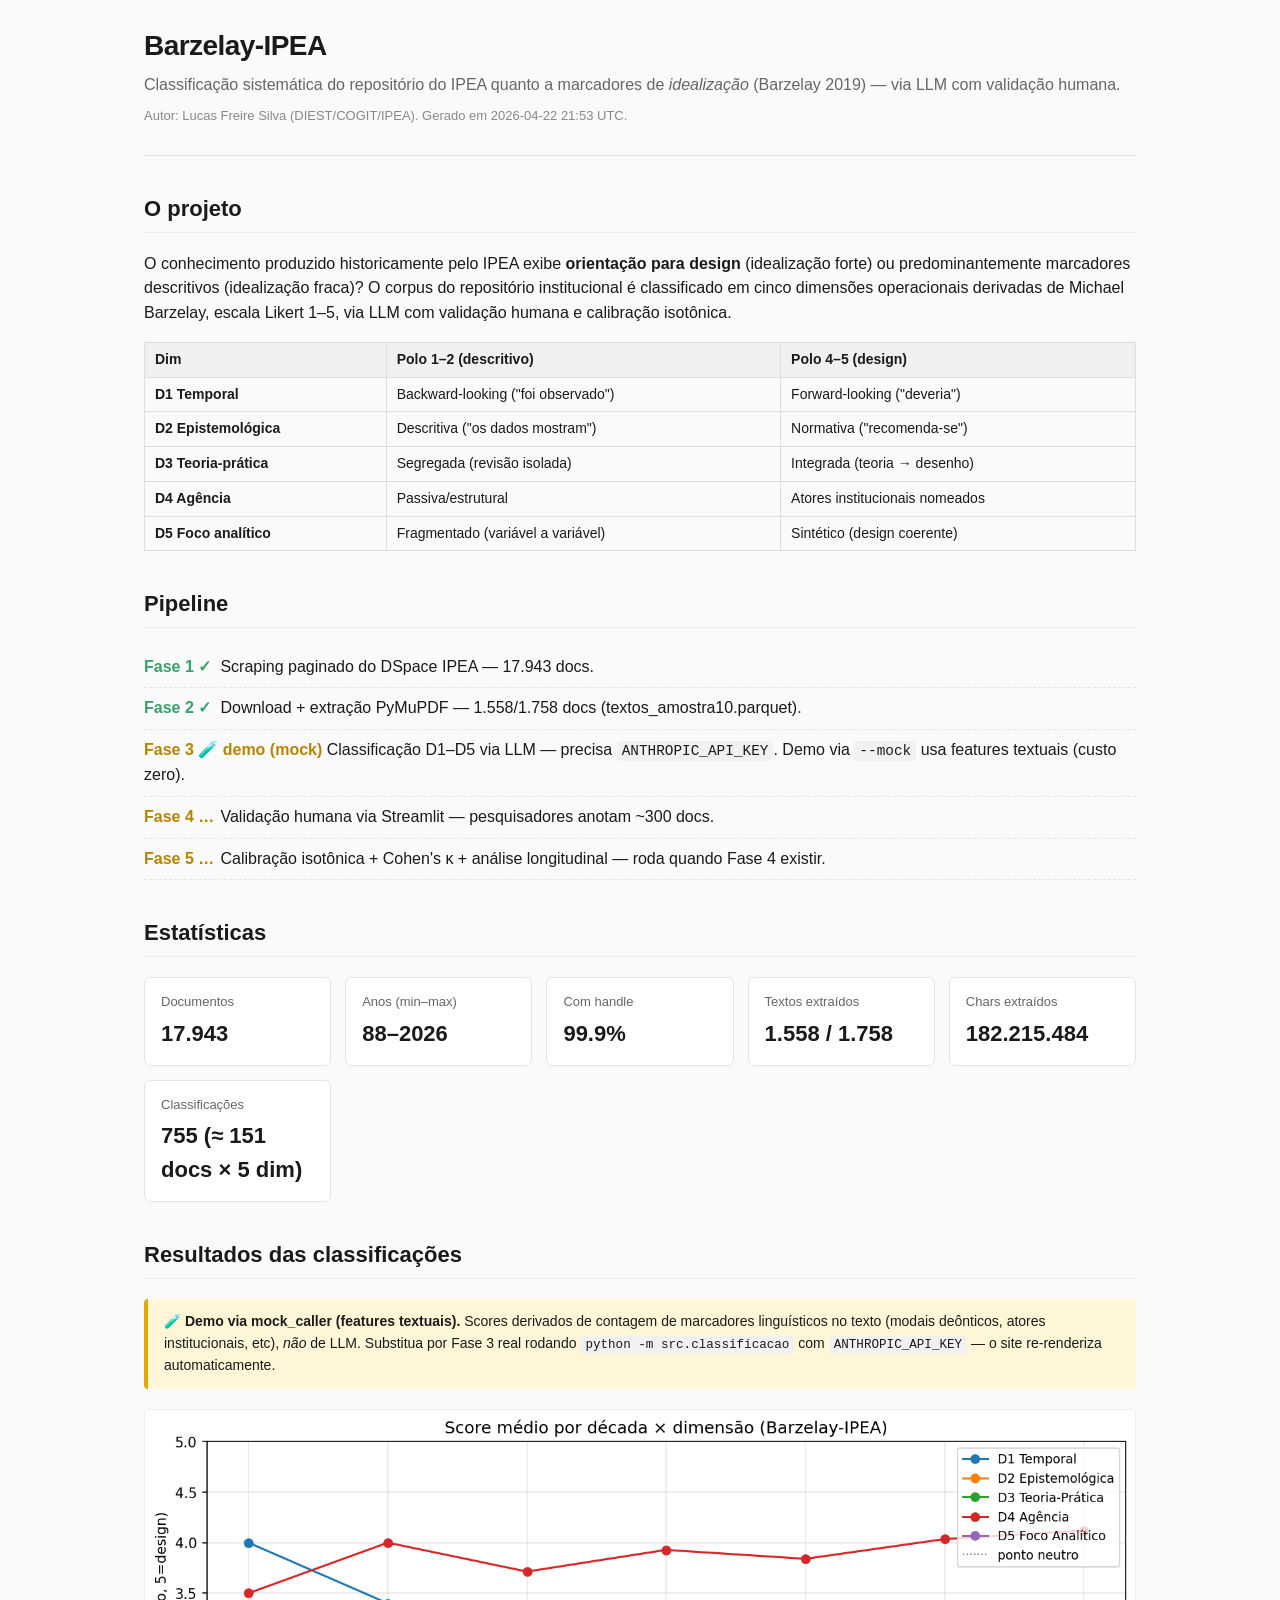
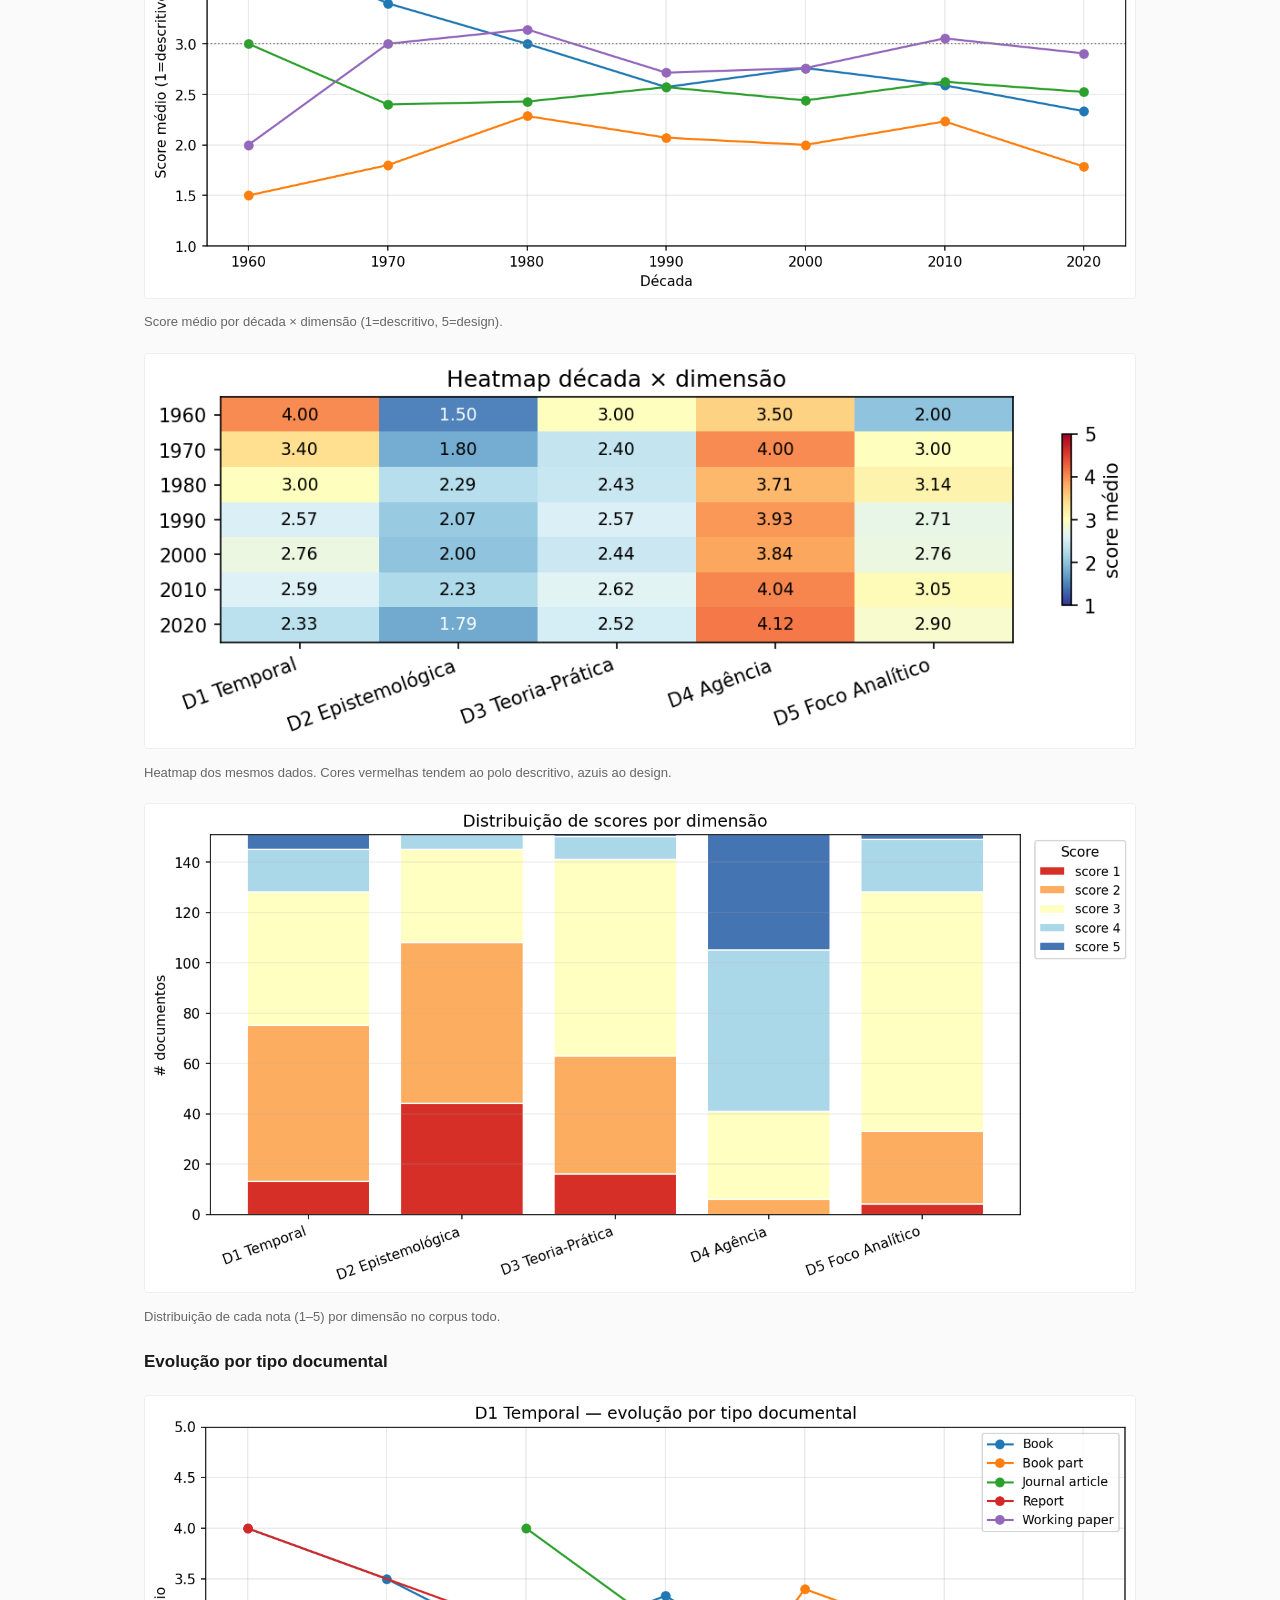
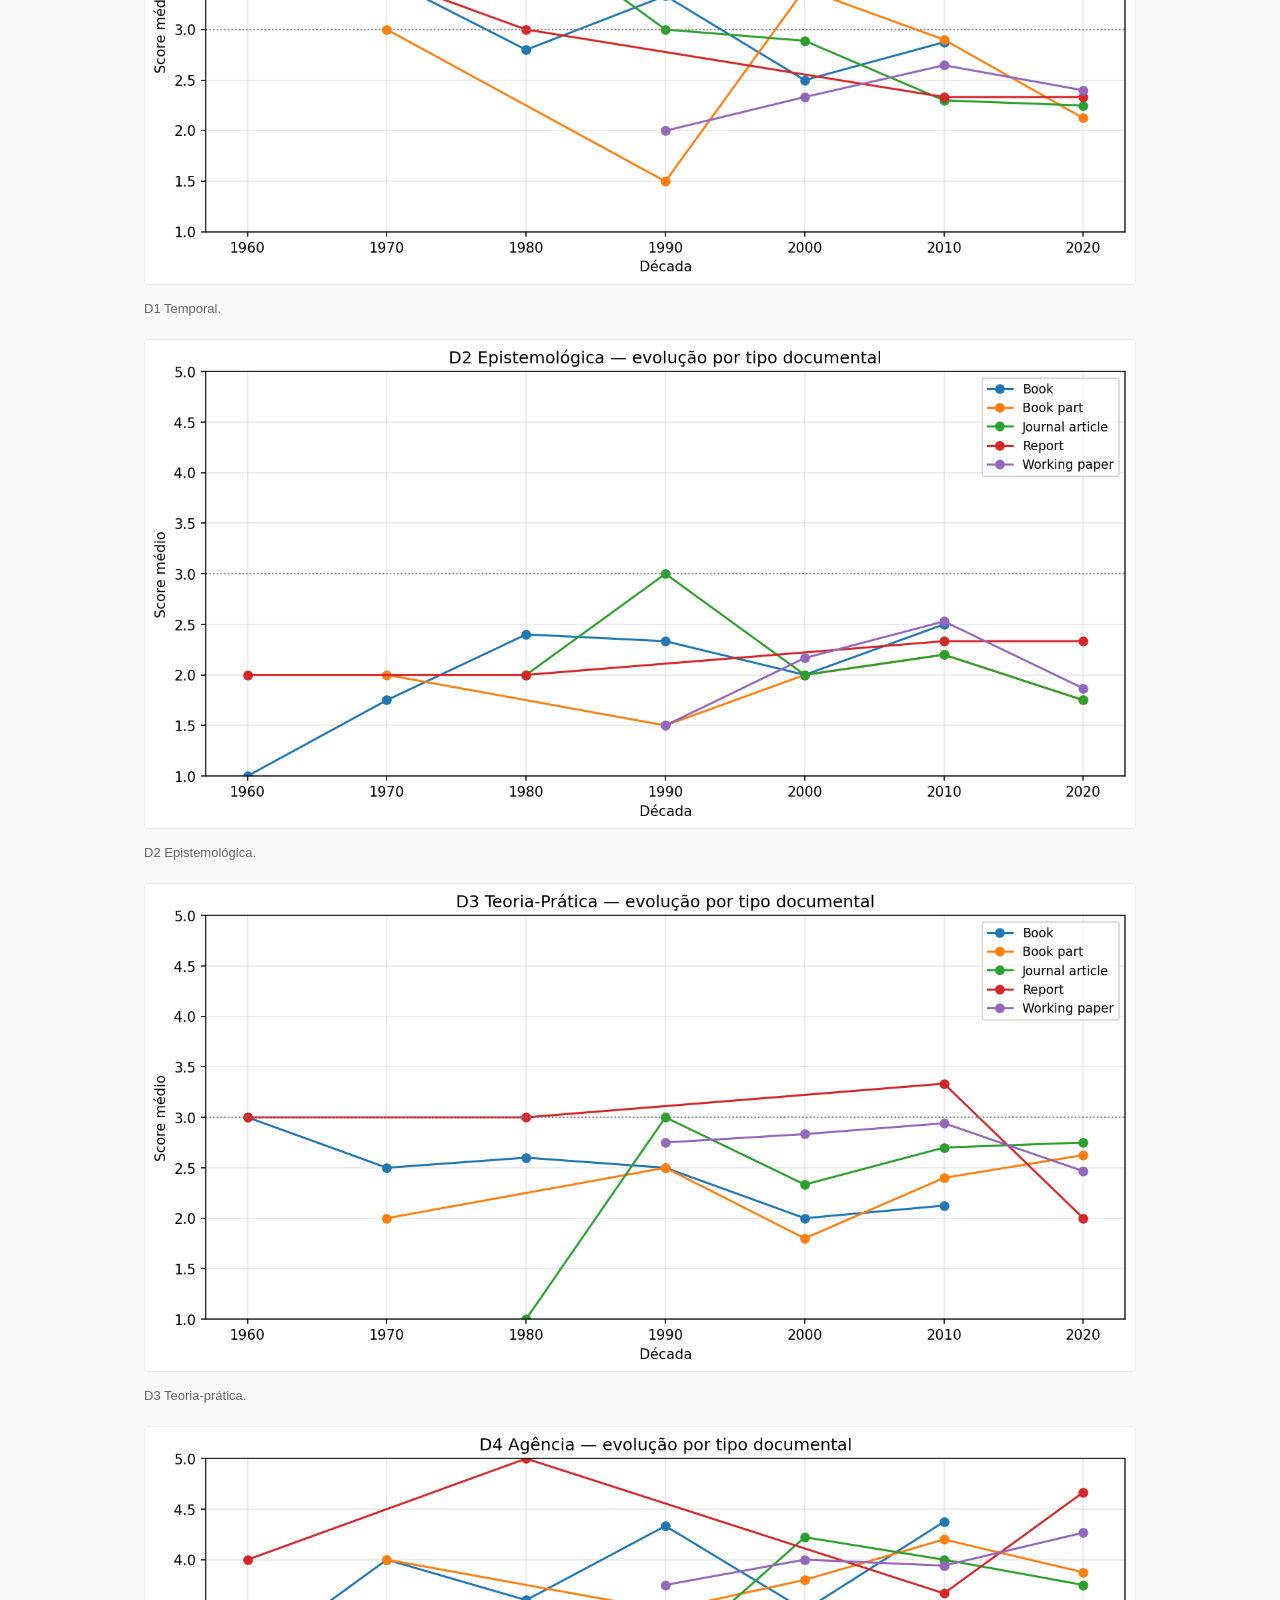
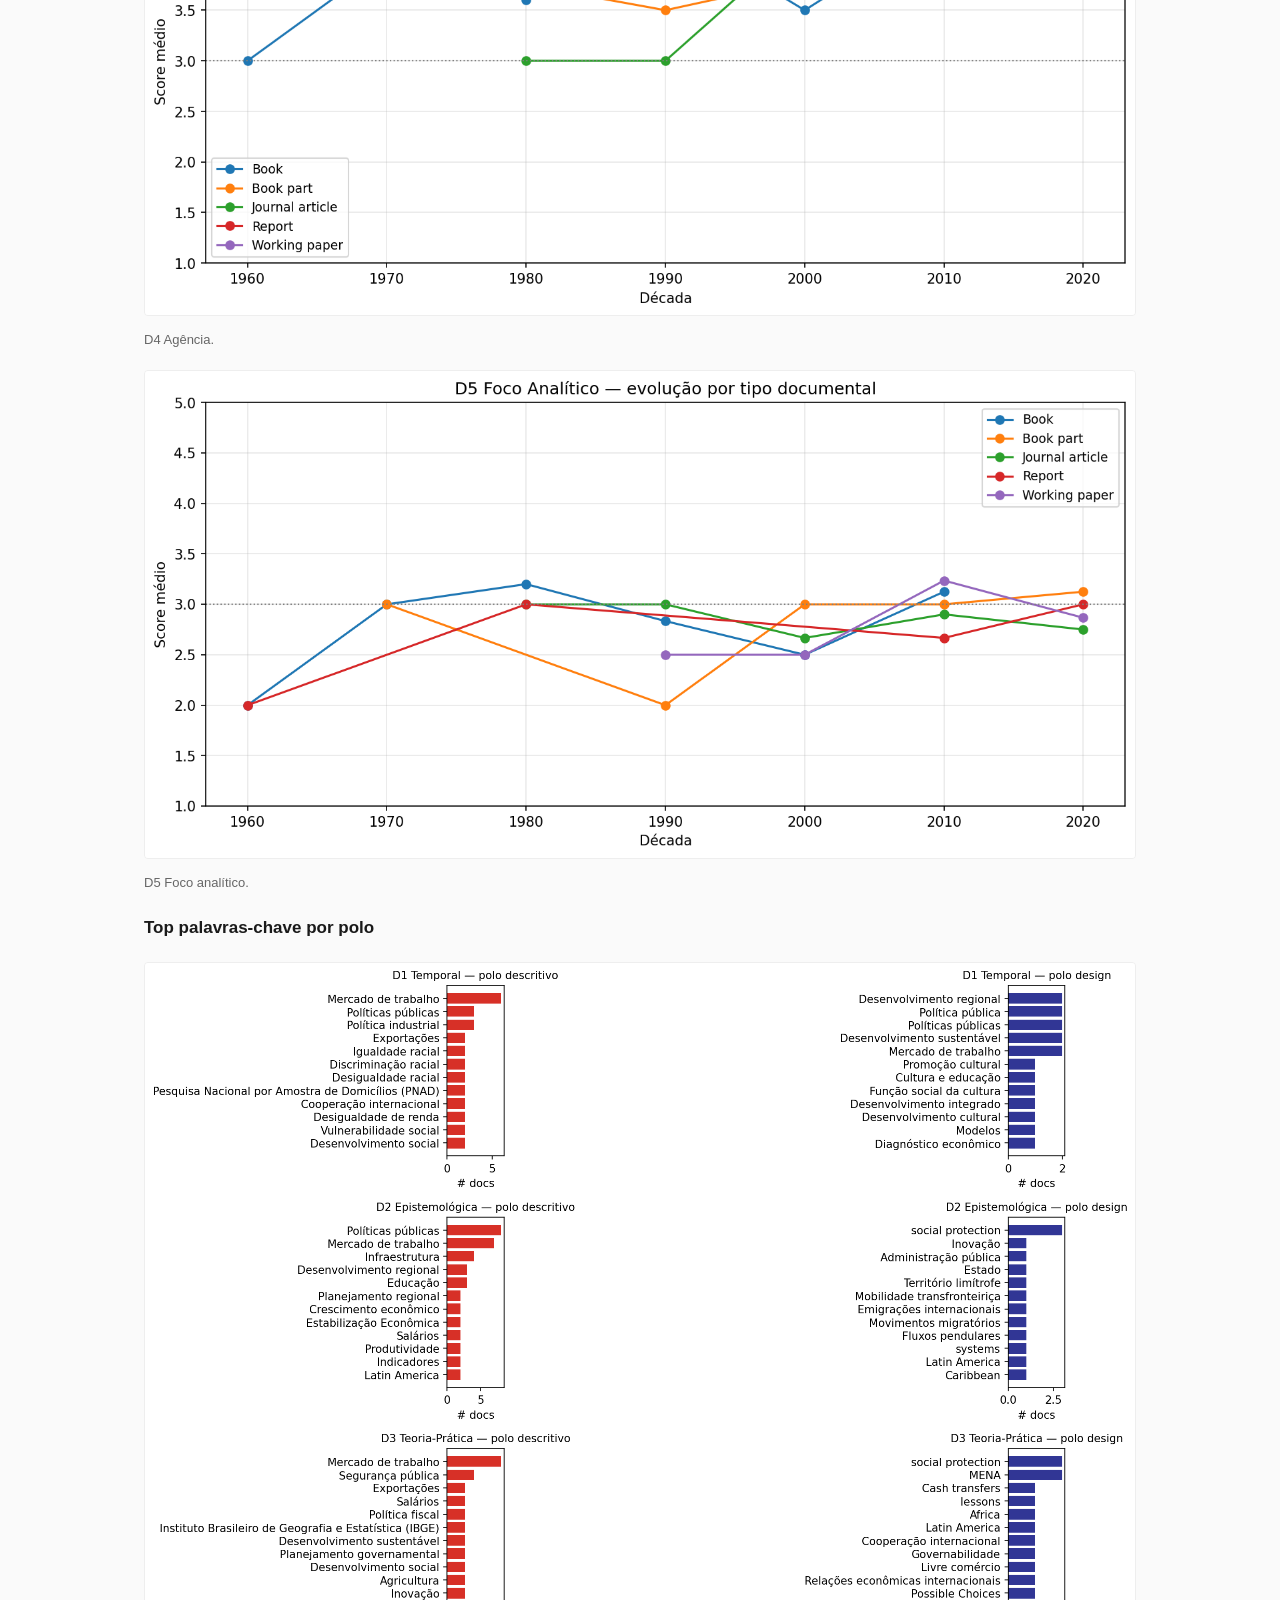
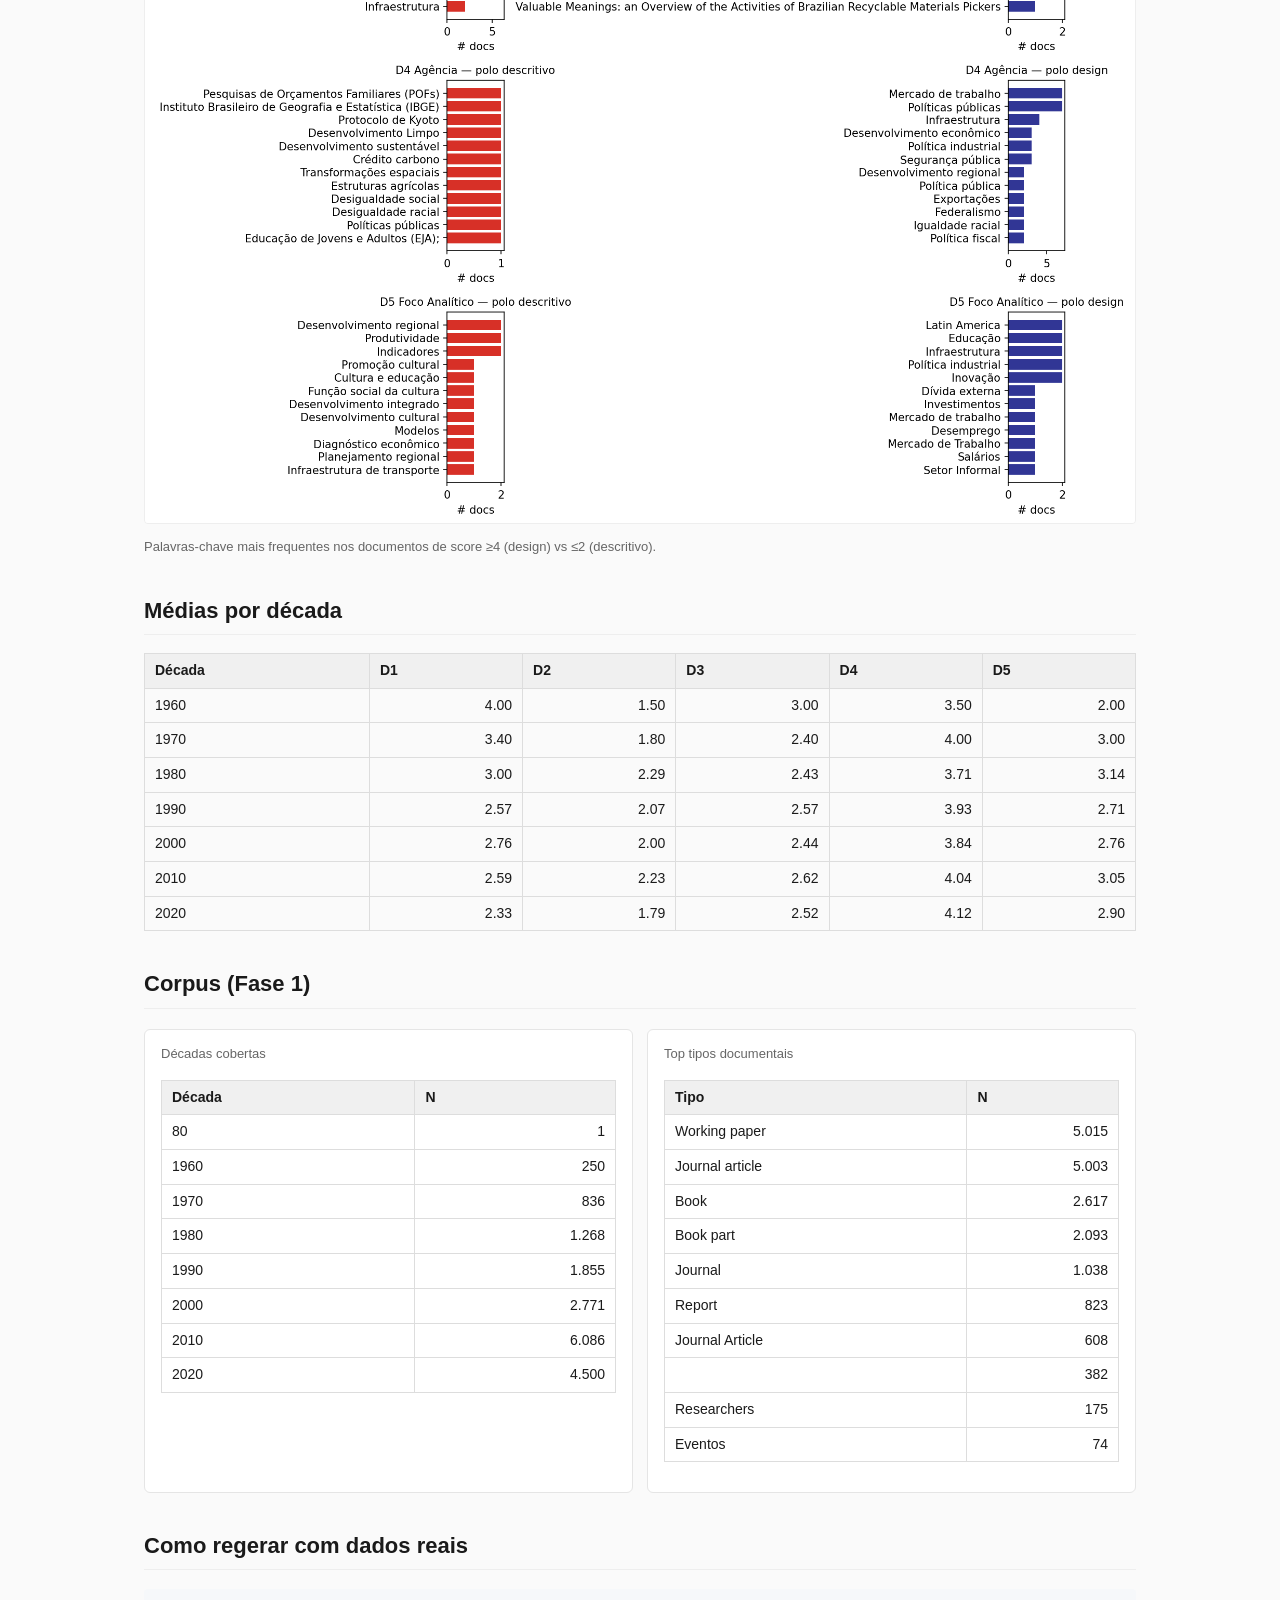
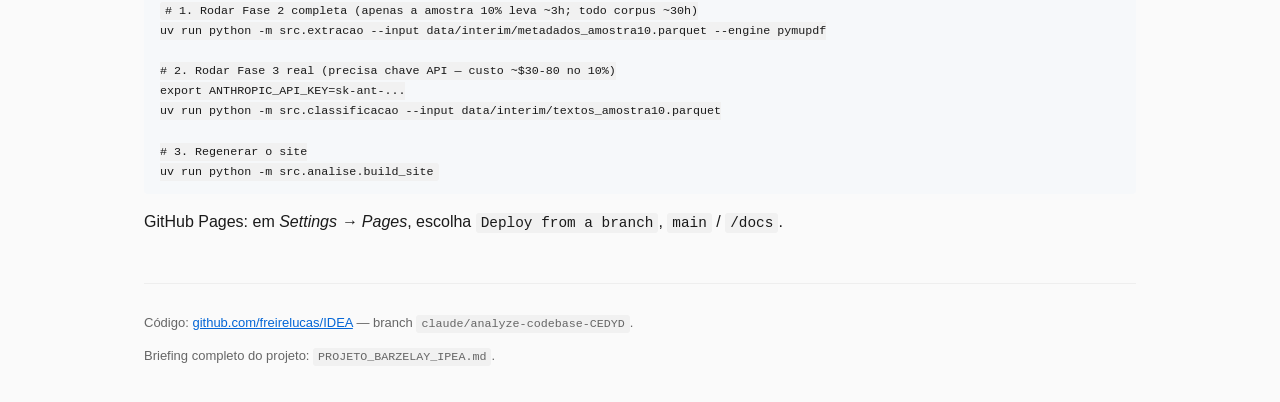
<file: docs/index.html>
<!DOCTYPE html>
<html lang="pt-BR">
<head>
<meta charset="utf-8">
<meta name="viewport" content="width=device-width, initial-scale=1">
<title>Barzelay-IPEA — Classificação de marcadores de idealização</title>
<link rel="stylesheet" href="style.css">
</head>
<body>
<div class="wrap">
<header>
  <h1>Barzelay-IPEA</h1>
  <p class="subtitle">Classificação sistemática do repositório do IPEA quanto a marcadores de <em>idealização</em> (Barzelay 2019) — via LLM com validação humana.</p>
  <p class="meta">Autor: Lucas Freire Silva (DIEST/COGIT/IPEA). Gerado em 2026-04-22 21:53 UTC.</p>
</header>

<section id="sobre">
  <h2>O projeto</h2>
  <p>O conhecimento produzido historicamente pelo IPEA exibe <strong>orientação para design</strong> (idealização forte) ou predominantemente marcadores descritivos (idealização fraca)? O corpus do repositório institucional é classificado em cinco dimensões operacionais derivadas de Michael Barzelay, escala Likert 1–5, via LLM com validação humana e calibração isotônica.</p>
  
    <table class="dims">
      <thead><tr><th>Dim</th><th>Polo 1–2 (descritivo)</th><th>Polo 4–5 (design)</th></tr></thead>
      <tbody>
        <tr><td>D1 Temporal</td><td>Backward-looking ("foi observado")</td><td>Forward-looking ("deveria")</td></tr>
        <tr><td>D2 Epistemológica</td><td>Descritiva ("os dados mostram")</td><td>Normativa ("recomenda-se")</td></tr>
        <tr><td>D3 Teoria-prática</td><td>Segregada (revisão isolada)</td><td>Integrada (teoria → desenho)</td></tr>
        <tr><td>D4 Agência</td><td>Passiva/estrutural</td><td>Atores institucionais nomeados</td></tr>
        <tr><td>D5 Foco analítico</td><td>Fragmentado (variável a variável)</td><td>Sintético (design coerente)</td></tr>
      </tbody>
    </table>
    
</section>

<section id="pipeline">
  <h2>Pipeline</h2>
  
    <ul class="pipeline">
      <li><span class="tag ok">Fase 1 ✓</span> Scraping paginado do DSpace IPEA — 17.943 docs.</li>
      <li><span class="tag ok">Fase 2 ✓</span>
        Download + extração PyMuPDF — 1.558/1.758 docs (textos_amostra10.parquet).</li>
      <li><span class="tag todo">Fase 3 🧪 demo (mock)</span>
        Classificação D1–D5 via LLM — precisa <code>ANTHROPIC_API_KEY</code>. Demo via <code>--mock</code> usa features textuais (custo zero).</li>
      <li><span class="tag todo">Fase 4 …</span> Validação humana via Streamlit — pesquisadores anotam ~300 docs.</li>
      <li><span class="tag todo">Fase 5 …</span> Calibração isotônica + Cohen's κ + análise longitudinal — roda quando Fase 4 existir.</li>
    </ul>
    
</section>

<section id="kpis">
  <h2>Estatísticas</h2>
  <div class="kpi-grid"><div class="kpi"><div class="label">Documentos</div><div class="value">17.943</div></div><div class="kpi"><div class="label">Anos (min–max)</div><div class="value">88–2026</div></div><div class="kpi"><div class="label">Com handle</div><div class="value">99.9%</div></div><div class="kpi"><div class="label">Textos extraídos</div><div class="value">1.558 / 1.758</div></div><div class="kpi"><div class="label">Chars extraídos</div><div class="value">182.215.484</div></div><div class="kpi"><div class="label">Classificações</div><div class="value">755 (≈ 151 docs × 5 dim)</div></div></div>
</section>

<section id="classificacoes">
  <h2>Resultados das classificações</h2>
  <div class="banner">🧪 <strong>Demo via mock_caller (features textuais).</strong> Scores derivados de contagem de marcadores linguísticos no texto (modais deônticos, atores institucionais, etc), <em>não</em> de LLM. Substitua por Fase 3 real rodando <code>python -m src.classificacao</code> com <code>ANTHROPIC_API_KEY</code> — o site re-renderiza automaticamente.</div>
  <figure>
    <img src="figures/01_media_por_decada.png" alt="Média por década × dimensão">
    <figcaption>Score médio por década × dimensão (1=descritivo, 5=design).</figcaption>
  </figure>
  <figure>
    <img src="figures/02_heatmap_decada_dim.png" alt="Heatmap década × dimensão">
    <figcaption>Heatmap dos mesmos dados. Cores vermelhas tendem ao polo descritivo, azuis ao design.</figcaption>
  </figure>
  <figure>
    <img src="figures/03_distribuicao_scores.png" alt="Distribuição de scores">
    <figcaption>Distribuição de cada nota (1–5) por dimensão no corpus todo.</figcaption>
  </figure>
  <h3>Evolução por tipo documental</h3>
  <figure><img src="figures/04_tipo_D1.png" alt="D1 por tipo"><figcaption>D1 Temporal.</figcaption></figure>
  <figure><img src="figures/04_tipo_D2.png" alt="D2 por tipo"><figcaption>D2 Epistemológica.</figcaption></figure>
  <figure><img src="figures/04_tipo_D3.png" alt="D3 por tipo"><figcaption>D3 Teoria-prática.</figcaption></figure>
  <figure><img src="figures/04_tipo_D4.png" alt="D4 por tipo"><figcaption>D4 Agência.</figcaption></figure>
  <figure><img src="figures/04_tipo_D5.png" alt="D5 por tipo"><figcaption>D5 Foco analítico.</figcaption></figure>
  <h3>Top palavras-chave por polo</h3>
  <figure>
    <img src="figures/05_palavras_polo.png" alt="Palavras-chave por polo">
    <figcaption>Palavras-chave mais frequentes nos documentos de score ≥4 (design) vs ≤2 (descritivo).</figcaption>
  </figure>
</section>

<section id="medias">
  <h2>Médias por década</h2>
  <table>
    <thead><tr><th>Década</th><th>D1</th><th>D2</th><th>D3</th><th>D4</th><th>D5</th></tr></thead>
    <tbody>
    <tr><td>1960</td><td class='num'>4.00</td><td class='num'>1.50</td><td class='num'>3.00</td><td class='num'>3.50</td><td class='num'>2.00</td></tr>
<tr><td>1970</td><td class='num'>3.40</td><td class='num'>1.80</td><td class='num'>2.40</td><td class='num'>4.00</td><td class='num'>3.00</td></tr>
<tr><td>1980</td><td class='num'>3.00</td><td class='num'>2.29</td><td class='num'>2.43</td><td class='num'>3.71</td><td class='num'>3.14</td></tr>
<tr><td>1990</td><td class='num'>2.57</td><td class='num'>2.07</td><td class='num'>2.57</td><td class='num'>3.93</td><td class='num'>2.71</td></tr>
<tr><td>2000</td><td class='num'>2.76</td><td class='num'>2.00</td><td class='num'>2.44</td><td class='num'>3.84</td><td class='num'>2.76</td></tr>
<tr><td>2010</td><td class='num'>2.59</td><td class='num'>2.23</td><td class='num'>2.62</td><td class='num'>4.04</td><td class='num'>3.05</td></tr>
<tr><td>2020</td><td class='num'>2.33</td><td class='num'>1.79</td><td class='num'>2.52</td><td class='num'>4.12</td><td class='num'>2.90</td></tr>

    </tbody>
  </table>
</section>

<section id="corpus">
  <h2>Corpus (Fase 1)</h2>
  <div class="kpi-grid">
    <div class="kpi"><div class="label">Décadas cobertas</div>
      <table><thead><tr><th>Década</th><th>N</th></tr></thead><tbody><tr><td>80</td><td class='num'>1</td></tr>
<tr><td>1960</td><td class='num'>250</td></tr>
<tr><td>1970</td><td class='num'>836</td></tr>
<tr><td>1980</td><td class='num'>1.268</td></tr>
<tr><td>1990</td><td class='num'>1.855</td></tr>
<tr><td>2000</td><td class='num'>2.771</td></tr>
<tr><td>2010</td><td class='num'>6.086</td></tr>
<tr><td>2020</td><td class='num'>4.500</td></tr></tbody></table>
    </div>
    <div class="kpi"><div class="label">Top tipos documentais</div>
      <table><thead><tr><th>Tipo</th><th>N</th></tr></thead><tbody><tr><td>Working paper</td><td class='num'>5.015</td></tr>
<tr><td>Journal article</td><td class='num'>5.003</td></tr>
<tr><td>Book</td><td class='num'>2.617</td></tr>
<tr><td>Book part</td><td class='num'>2.093</td></tr>
<tr><td>Journal</td><td class='num'>1.038</td></tr>
<tr><td>Report</td><td class='num'>823</td></tr>
<tr><td>Journal Article</td><td class='num'>608</td></tr>
<tr><td></td><td class='num'>382</td></tr>
<tr><td>Researchers</td><td class='num'>175</td></tr>
<tr><td>Eventos</td><td class='num'>74</td></tr></tbody></table>
    </div>
  </div>
</section>

<section id="como-rodar">
  <h2>Como regerar com dados reais</h2>
  <pre><code># 1. Rodar Fase 2 completa (apenas a amostra 10% leva ~3h; todo corpus ~30h)
uv run python -m src.extracao --input data/interim/metadados_amostra10.parquet --engine pymupdf

# 2. Rodar Fase 3 real (precisa chave API — custo ~$30-80 no 10%)
export ANTHROPIC_API_KEY=sk-ant-...
uv run python -m src.classificacao --input data/interim/textos_amostra10.parquet

# 3. Regenerar o site
uv run python -m src.analise.build_site</code></pre>
  <p>GitHub Pages: em <em>Settings → Pages</em>, escolha <code>Deploy from a branch</code>, <code>main</code> / <code>/docs</code>.</p>
</section>

<footer>
  <p>Código: <a href="https://github.com/freirelucas/IDEA">github.com/freirelucas/IDEA</a> — branch <code>claude/analyze-codebase-CEDYD</code>.</p>
  <p>Briefing completo do projeto: <code>PROJETO_BARZELAY_IPEA.md</code>.</p>
</footer>

</div>
</body>
</html>
</file>
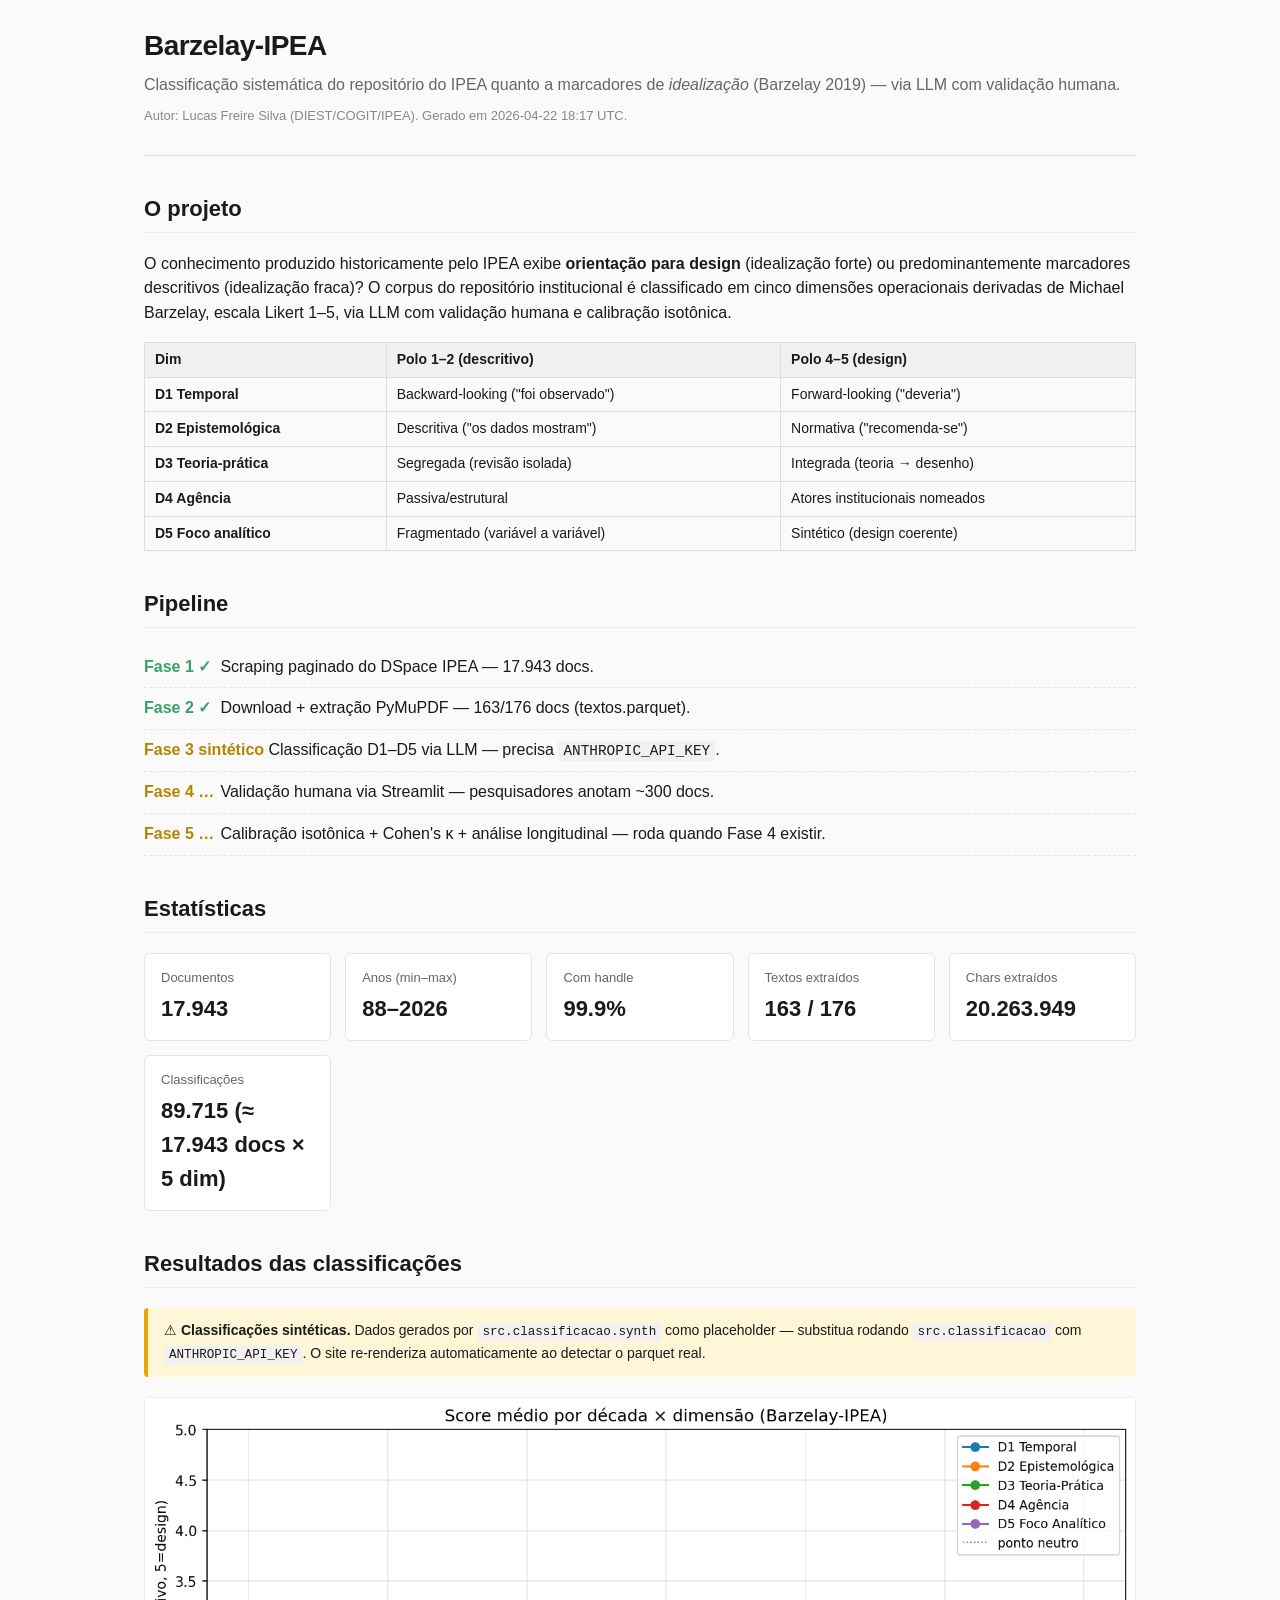
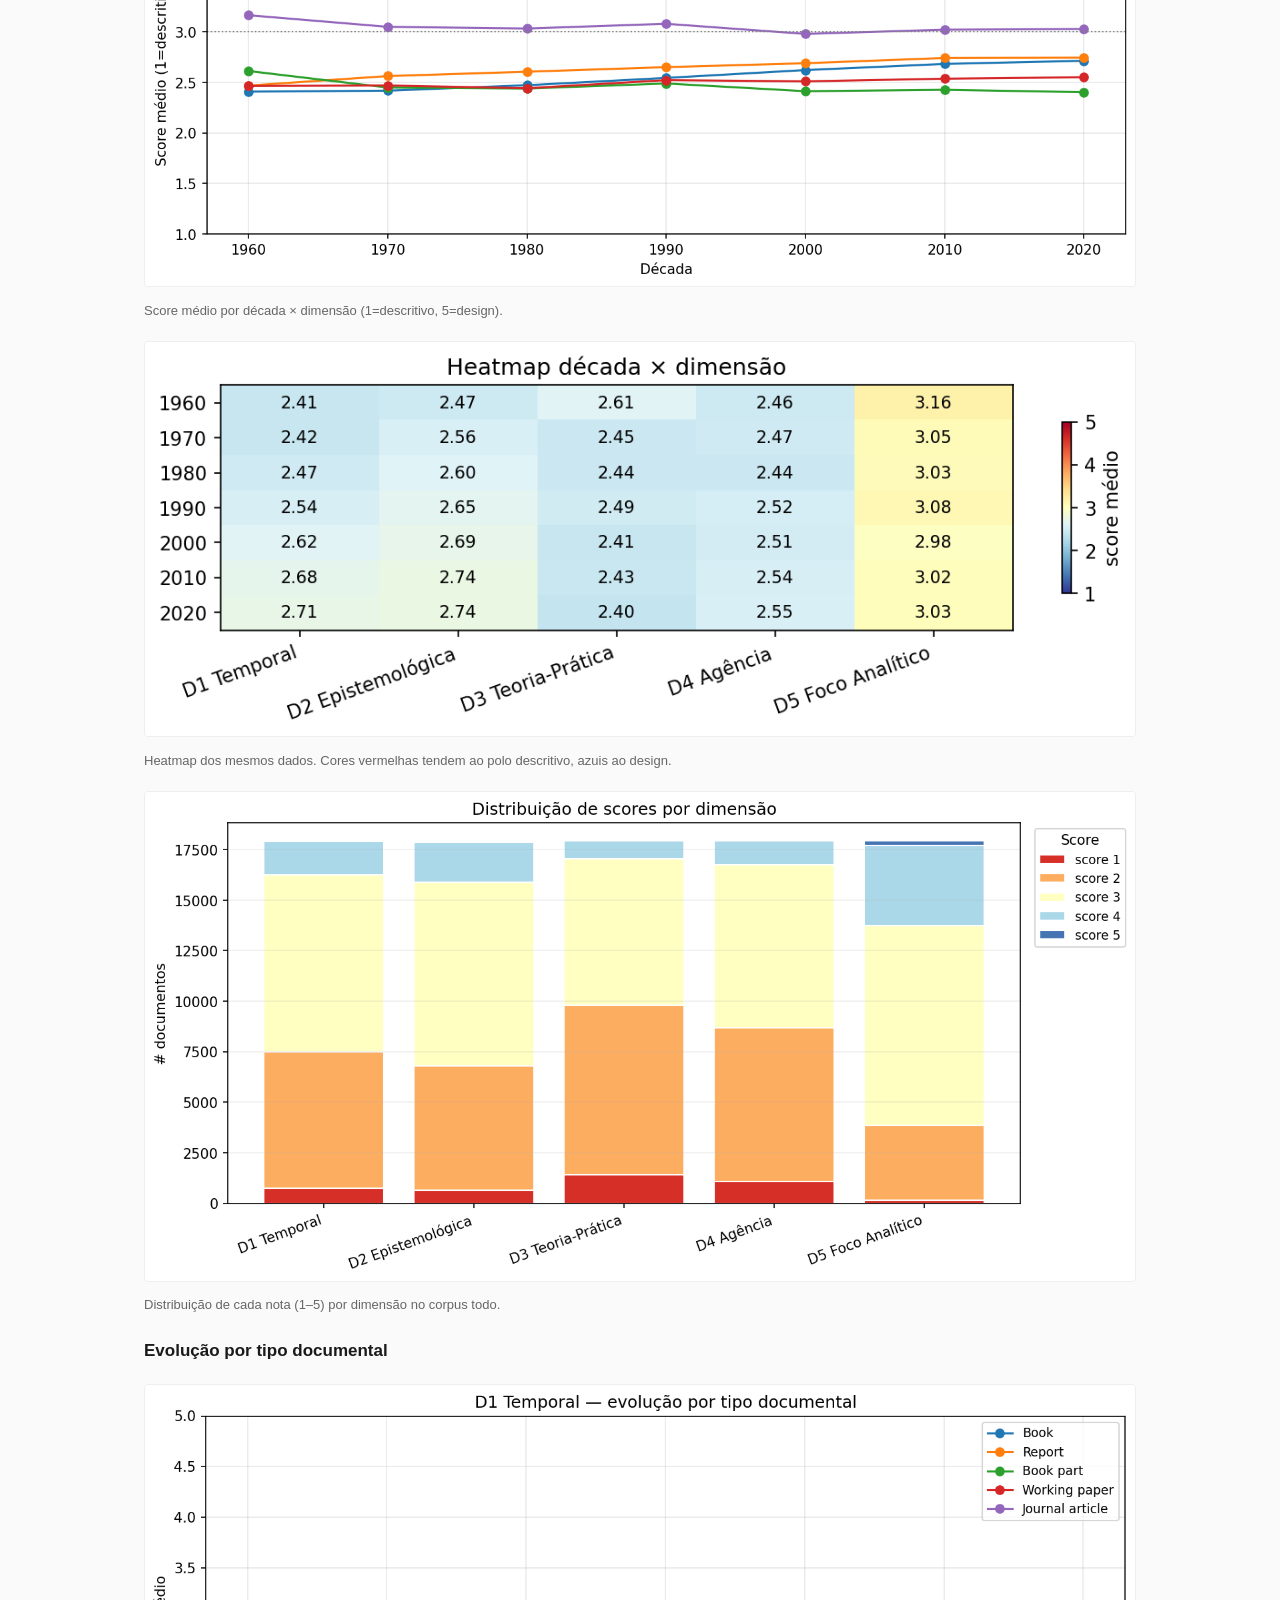
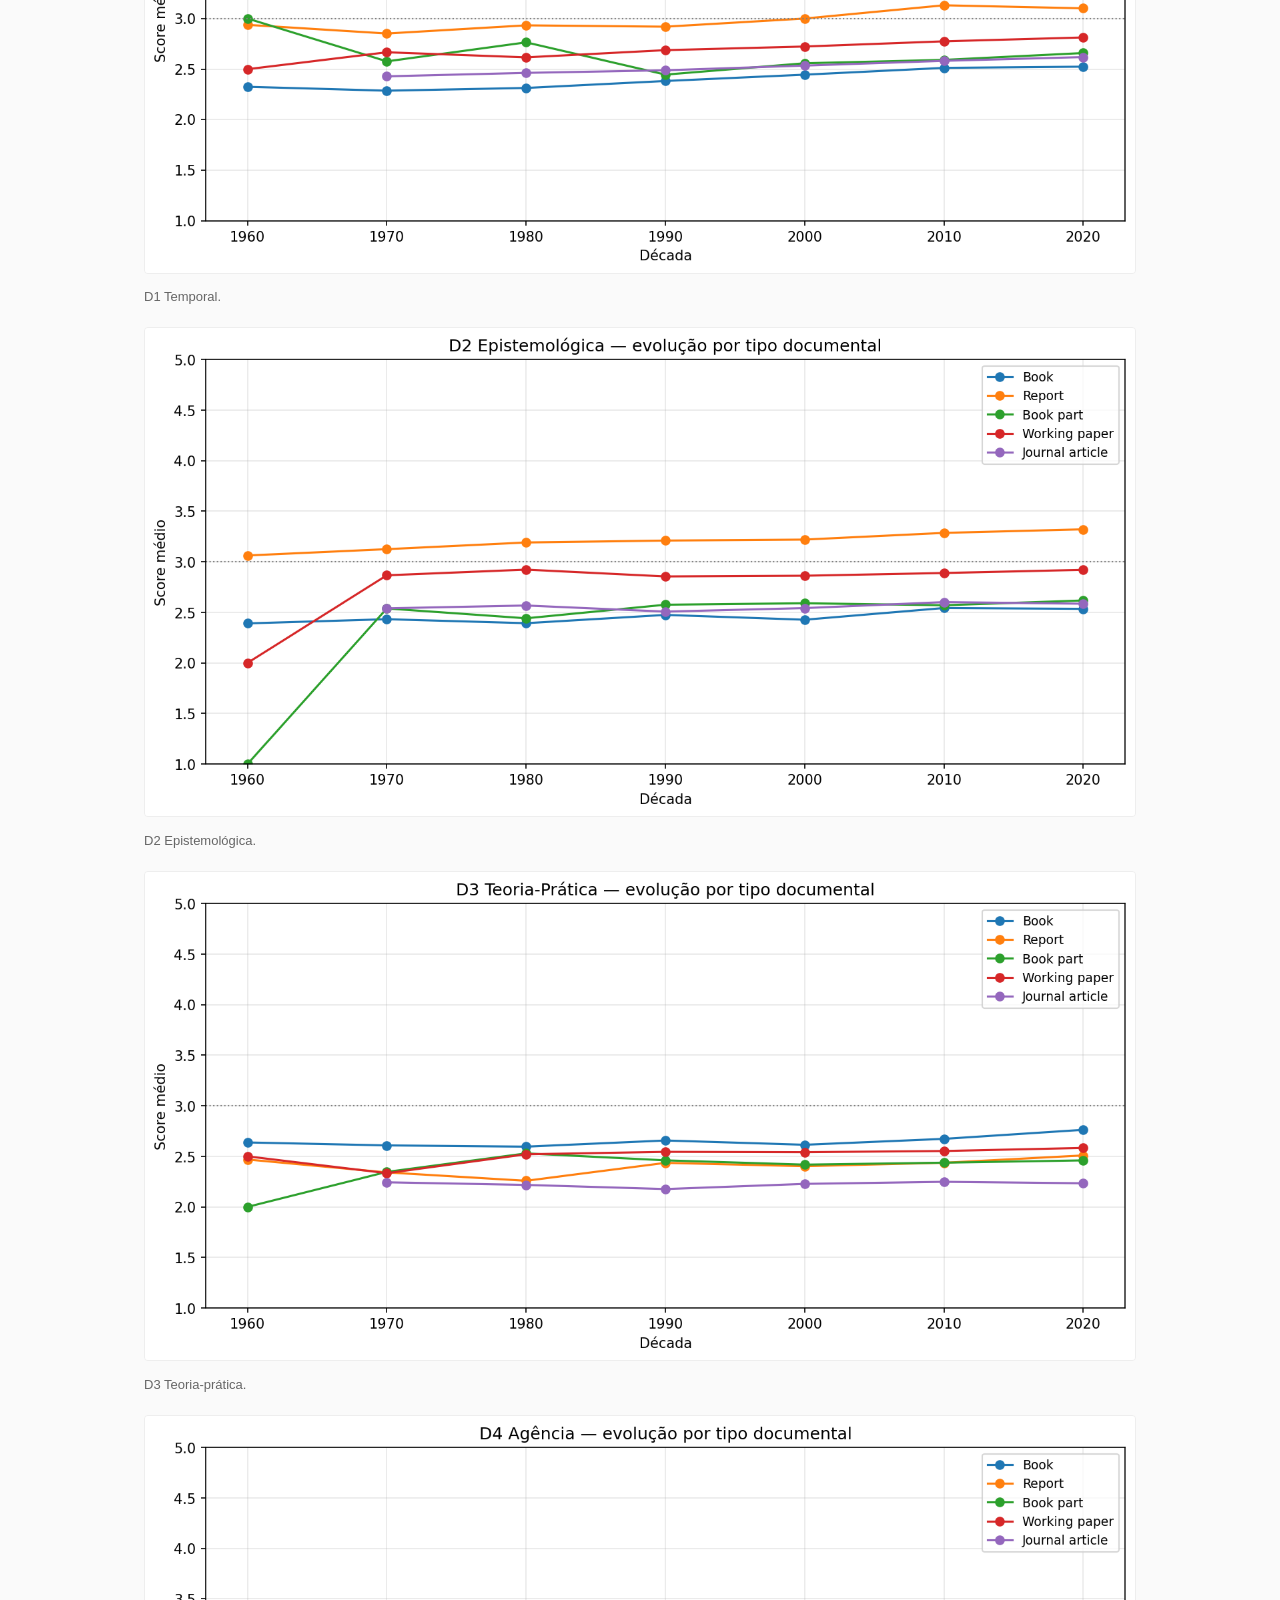
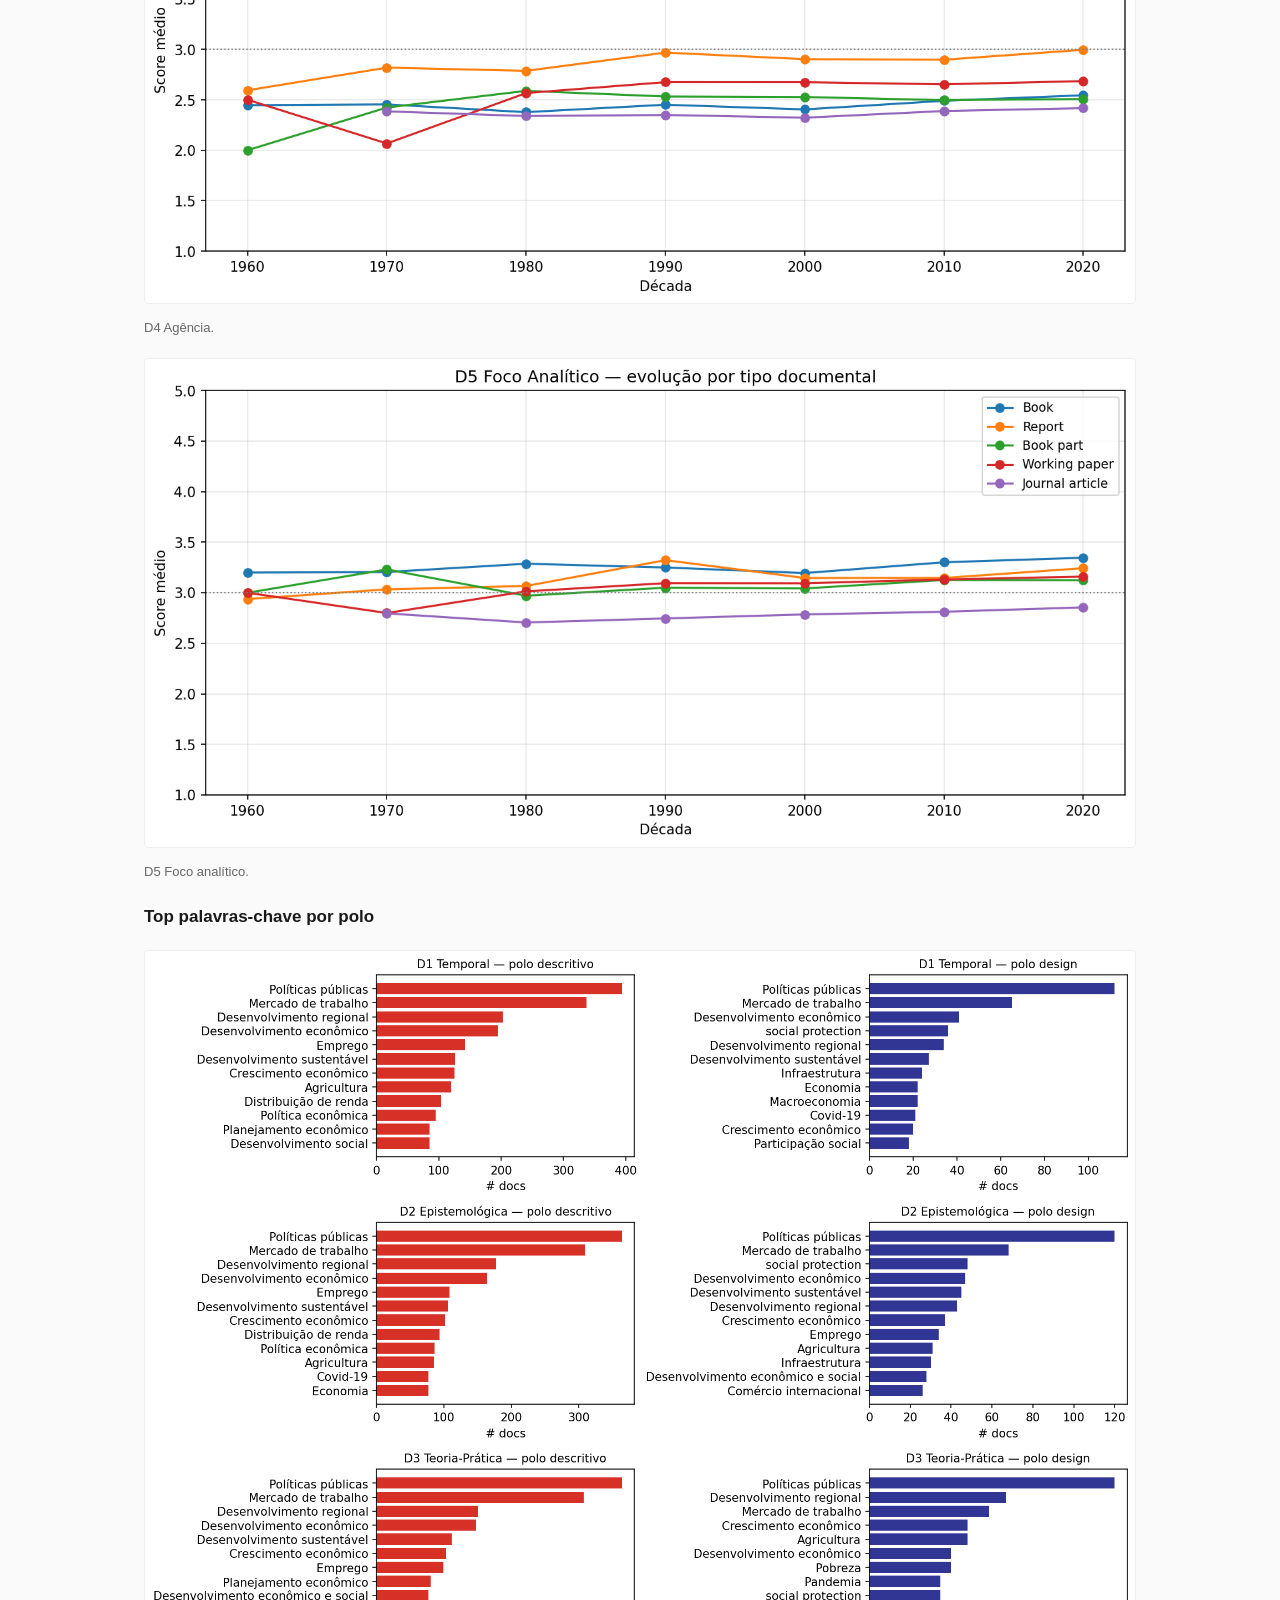
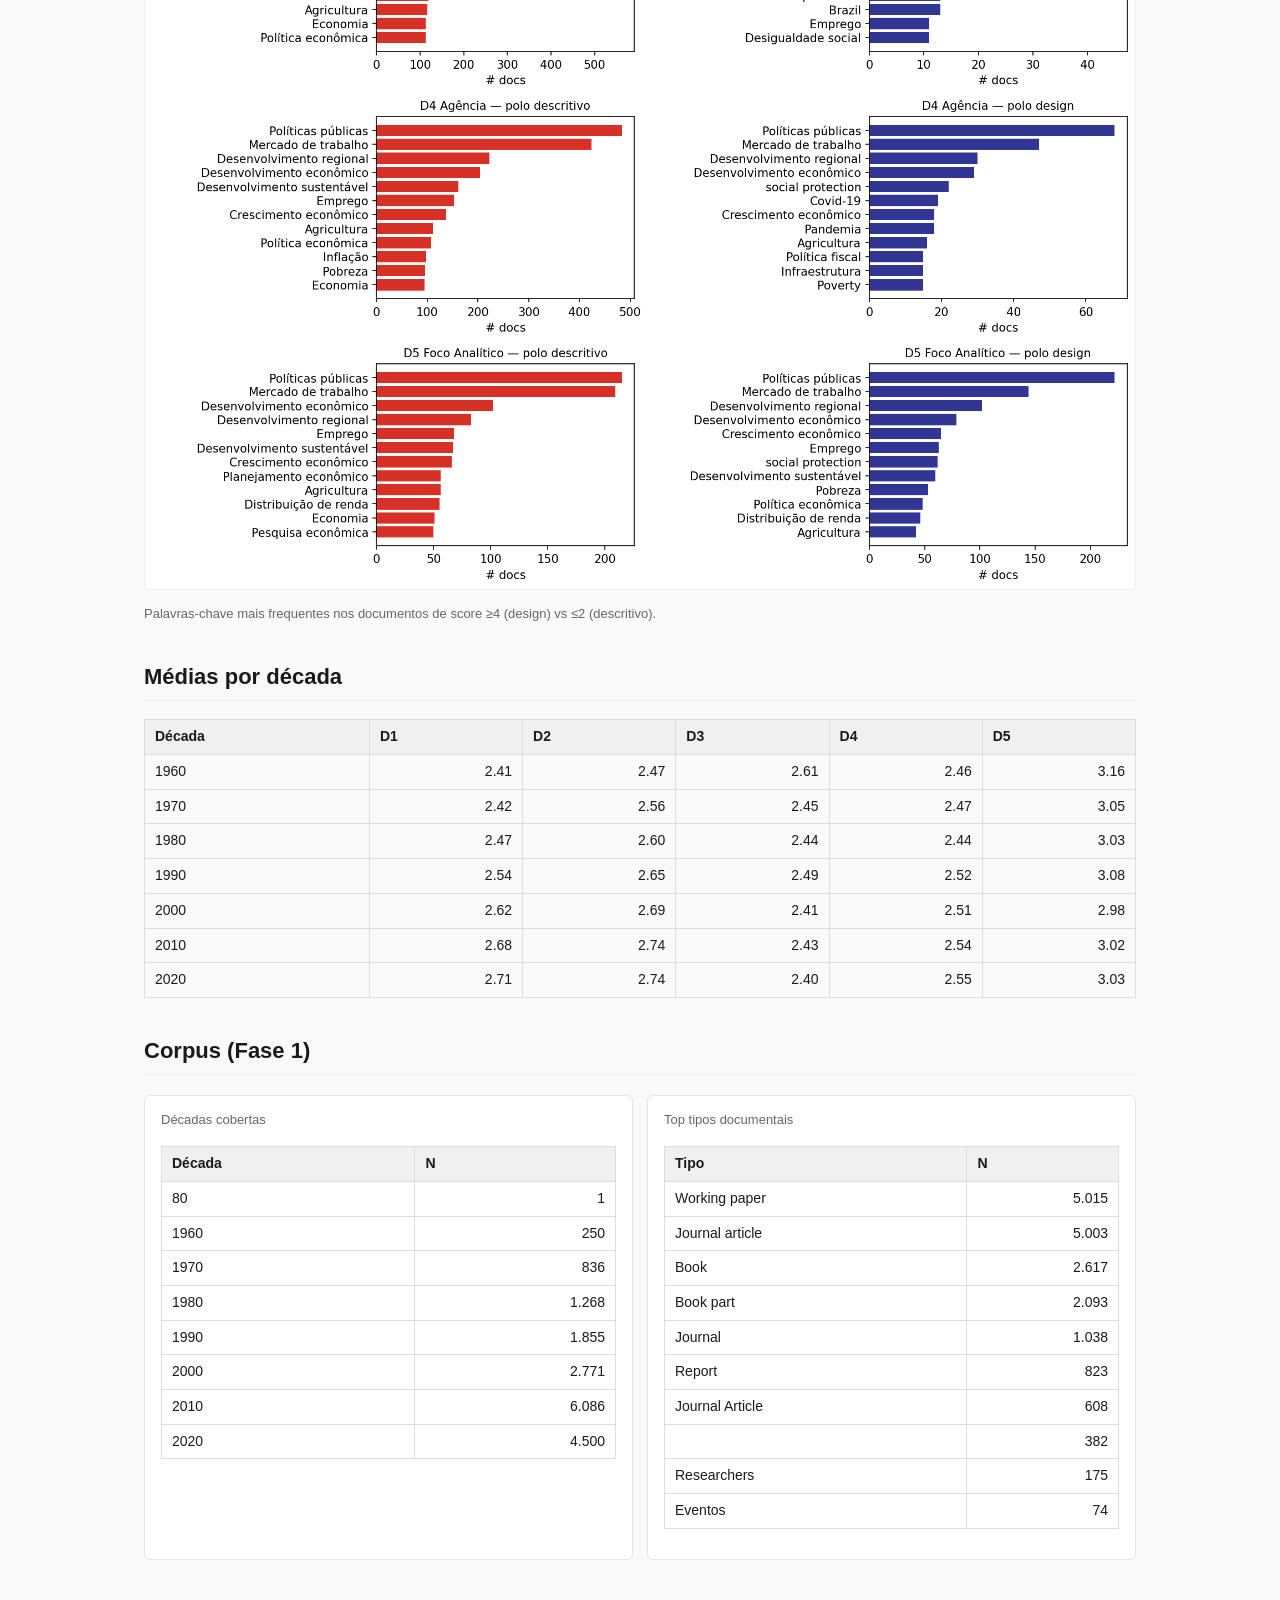
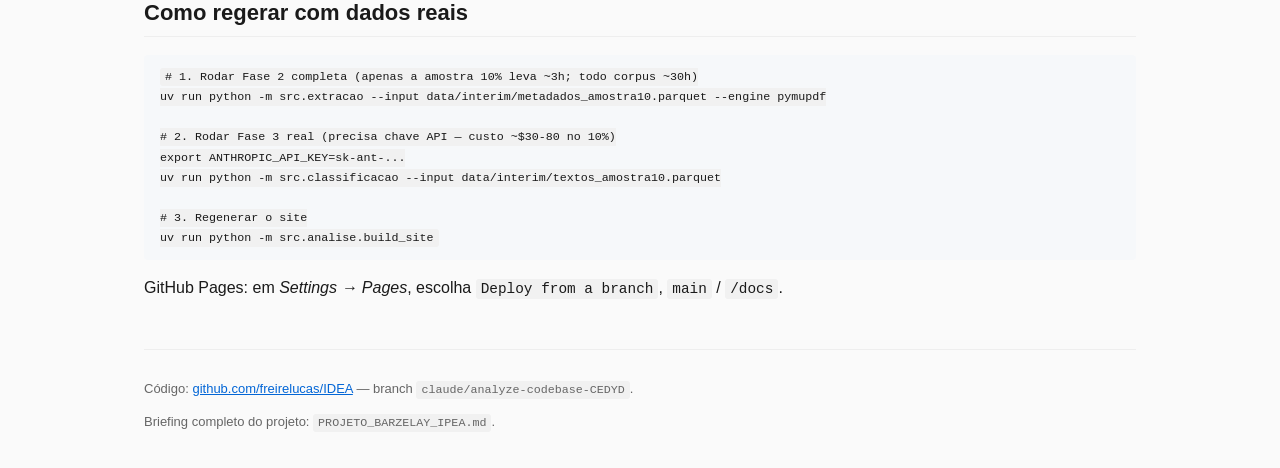
<file: barzelay-ipea/docs/index.html>
<!DOCTYPE html>
<html lang="pt-BR">
<head>
<meta charset="utf-8">
<meta name="viewport" content="width=device-width, initial-scale=1">
<title>Barzelay-IPEA — Classificação de marcadores de idealização</title>
<link rel="stylesheet" href="style.css">
</head>
<body>
<div class="wrap">
<header>
  <h1>Barzelay-IPEA</h1>
  <p class="subtitle">Classificação sistemática do repositório do IPEA quanto a marcadores de <em>idealização</em> (Barzelay 2019) — via LLM com validação humana.</p>
  <p class="meta">Autor: Lucas Freire Silva (DIEST/COGIT/IPEA). Gerado em 2026-04-22 18:17 UTC.</p>
</header>

<section id="sobre">
  <h2>O projeto</h2>
  <p>O conhecimento produzido historicamente pelo IPEA exibe <strong>orientação para design</strong> (idealização forte) ou predominantemente marcadores descritivos (idealização fraca)? O corpus do repositório institucional é classificado em cinco dimensões operacionais derivadas de Michael Barzelay, escala Likert 1–5, via LLM com validação humana e calibração isotônica.</p>
  
    <table class="dims">
      <thead><tr><th>Dim</th><th>Polo 1–2 (descritivo)</th><th>Polo 4–5 (design)</th></tr></thead>
      <tbody>
        <tr><td>D1 Temporal</td><td>Backward-looking ("foi observado")</td><td>Forward-looking ("deveria")</td></tr>
        <tr><td>D2 Epistemológica</td><td>Descritiva ("os dados mostram")</td><td>Normativa ("recomenda-se")</td></tr>
        <tr><td>D3 Teoria-prática</td><td>Segregada (revisão isolada)</td><td>Integrada (teoria → desenho)</td></tr>
        <tr><td>D4 Agência</td><td>Passiva/estrutural</td><td>Atores institucionais nomeados</td></tr>
        <tr><td>D5 Foco analítico</td><td>Fragmentado (variável a variável)</td><td>Sintético (design coerente)</td></tr>
      </tbody>
    </table>
    
</section>

<section id="pipeline">
  <h2>Pipeline</h2>
  
    <ul class="pipeline">
      <li><span class="tag ok">Fase 1 ✓</span> Scraping paginado do DSpace IPEA — 17.943 docs.</li>
      <li><span class="tag ok">Fase 2 ✓</span>
        Download + extração PyMuPDF — 163/176 docs (textos.parquet).</li>
      <li><span class="tag todo">Fase 3 sintético</span>
        Classificação D1–D5 via LLM — precisa <code>ANTHROPIC_API_KEY</code>.</li>
      <li><span class="tag todo">Fase 4 …</span> Validação humana via Streamlit — pesquisadores anotam ~300 docs.</li>
      <li><span class="tag todo">Fase 5 …</span> Calibração isotônica + Cohen's κ + análise longitudinal — roda quando Fase 4 existir.</li>
    </ul>
    
</section>

<section id="kpis">
  <h2>Estatísticas</h2>
  <div class="kpi-grid"><div class="kpi"><div class="label">Documentos</div><div class="value">17.943</div></div><div class="kpi"><div class="label">Anos (min–max)</div><div class="value">88–2026</div></div><div class="kpi"><div class="label">Com handle</div><div class="value">99.9%</div></div><div class="kpi"><div class="label">Textos extraídos</div><div class="value">163 / 176</div></div><div class="kpi"><div class="label">Chars extraídos</div><div class="value">20.263.949</div></div><div class="kpi"><div class="label">Classificações</div><div class="value">89.715 (≈ 17.943 docs × 5 dim)</div></div></div>
</section>

<section id="classificacoes">
  <h2>Resultados das classificações</h2>
  <div class="banner">⚠ <strong>Classificações sintéticas.</strong> Dados gerados por <code>src.classificacao.synth</code> como placeholder — substitua rodando <code>src.classificacao</code> com <code>ANTHROPIC_API_KEY</code>. O site re-renderiza automaticamente ao detectar o parquet real.</div>
  <figure>
    <img src="figures/01_media_por_decada.png" alt="Média por década × dimensão">
    <figcaption>Score médio por década × dimensão (1=descritivo, 5=design).</figcaption>
  </figure>
  <figure>
    <img src="figures/02_heatmap_decada_dim.png" alt="Heatmap década × dimensão">
    <figcaption>Heatmap dos mesmos dados. Cores vermelhas tendem ao polo descritivo, azuis ao design.</figcaption>
  </figure>
  <figure>
    <img src="figures/03_distribuicao_scores.png" alt="Distribuição de scores">
    <figcaption>Distribuição de cada nota (1–5) por dimensão no corpus todo.</figcaption>
  </figure>
  <h3>Evolução por tipo documental</h3>
  <figure><img src="figures/04_tipo_D1.png" alt="D1 por tipo"><figcaption>D1 Temporal.</figcaption></figure>
  <figure><img src="figures/04_tipo_D2.png" alt="D2 por tipo"><figcaption>D2 Epistemológica.</figcaption></figure>
  <figure><img src="figures/04_tipo_D3.png" alt="D3 por tipo"><figcaption>D3 Teoria-prática.</figcaption></figure>
  <figure><img src="figures/04_tipo_D4.png" alt="D4 por tipo"><figcaption>D4 Agência.</figcaption></figure>
  <figure><img src="figures/04_tipo_D5.png" alt="D5 por tipo"><figcaption>D5 Foco analítico.</figcaption></figure>
  <h3>Top palavras-chave por polo</h3>
  <figure>
    <img src="figures/05_palavras_polo.png" alt="Palavras-chave por polo">
    <figcaption>Palavras-chave mais frequentes nos documentos de score ≥4 (design) vs ≤2 (descritivo).</figcaption>
  </figure>
</section>

<section id="medias">
  <h2>Médias por década</h2>
  <table>
    <thead><tr><th>Década</th><th>D1</th><th>D2</th><th>D3</th><th>D4</th><th>D5</th></tr></thead>
    <tbody>
    <tr><td>1960</td><td class='num'>2.41</td><td class='num'>2.47</td><td class='num'>2.61</td><td class='num'>2.46</td><td class='num'>3.16</td></tr>
<tr><td>1970</td><td class='num'>2.42</td><td class='num'>2.56</td><td class='num'>2.45</td><td class='num'>2.47</td><td class='num'>3.05</td></tr>
<tr><td>1980</td><td class='num'>2.47</td><td class='num'>2.60</td><td class='num'>2.44</td><td class='num'>2.44</td><td class='num'>3.03</td></tr>
<tr><td>1990</td><td class='num'>2.54</td><td class='num'>2.65</td><td class='num'>2.49</td><td class='num'>2.52</td><td class='num'>3.08</td></tr>
<tr><td>2000</td><td class='num'>2.62</td><td class='num'>2.69</td><td class='num'>2.41</td><td class='num'>2.51</td><td class='num'>2.98</td></tr>
<tr><td>2010</td><td class='num'>2.68</td><td class='num'>2.74</td><td class='num'>2.43</td><td class='num'>2.54</td><td class='num'>3.02</td></tr>
<tr><td>2020</td><td class='num'>2.71</td><td class='num'>2.74</td><td class='num'>2.40</td><td class='num'>2.55</td><td class='num'>3.03</td></tr>

    </tbody>
  </table>
</section>

<section id="corpus">
  <h2>Corpus (Fase 1)</h2>
  <div class="kpi-grid">
    <div class="kpi"><div class="label">Décadas cobertas</div>
      <table><thead><tr><th>Década</th><th>N</th></tr></thead><tbody><tr><td>80</td><td class='num'>1</td></tr>
<tr><td>1960</td><td class='num'>250</td></tr>
<tr><td>1970</td><td class='num'>836</td></tr>
<tr><td>1980</td><td class='num'>1.268</td></tr>
<tr><td>1990</td><td class='num'>1.855</td></tr>
<tr><td>2000</td><td class='num'>2.771</td></tr>
<tr><td>2010</td><td class='num'>6.086</td></tr>
<tr><td>2020</td><td class='num'>4.500</td></tr></tbody></table>
    </div>
    <div class="kpi"><div class="label">Top tipos documentais</div>
      <table><thead><tr><th>Tipo</th><th>N</th></tr></thead><tbody><tr><td>Working paper</td><td class='num'>5.015</td></tr>
<tr><td>Journal article</td><td class='num'>5.003</td></tr>
<tr><td>Book</td><td class='num'>2.617</td></tr>
<tr><td>Book part</td><td class='num'>2.093</td></tr>
<tr><td>Journal</td><td class='num'>1.038</td></tr>
<tr><td>Report</td><td class='num'>823</td></tr>
<tr><td>Journal Article</td><td class='num'>608</td></tr>
<tr><td></td><td class='num'>382</td></tr>
<tr><td>Researchers</td><td class='num'>175</td></tr>
<tr><td>Eventos</td><td class='num'>74</td></tr></tbody></table>
    </div>
  </div>
</section>

<section id="como-rodar">
  <h2>Como regerar com dados reais</h2>
  <pre><code># 1. Rodar Fase 2 completa (apenas a amostra 10% leva ~3h; todo corpus ~30h)
uv run python -m src.extracao --input data/interim/metadados_amostra10.parquet --engine pymupdf

# 2. Rodar Fase 3 real (precisa chave API — custo ~$30-80 no 10%)
export ANTHROPIC_API_KEY=sk-ant-...
uv run python -m src.classificacao --input data/interim/textos_amostra10.parquet

# 3. Regenerar o site
uv run python -m src.analise.build_site</code></pre>
  <p>GitHub Pages: em <em>Settings → Pages</em>, escolha <code>Deploy from a branch</code>, <code>main</code> / <code>/docs</code>.</p>
</section>

<footer>
  <p>Código: <a href="https://github.com/freirelucas/IDEA">github.com/freirelucas/IDEA</a> — branch <code>claude/analyze-codebase-CEDYD</code>.</p>
  <p>Briefing completo do projeto: <code>PROJETO_BARZELAY_IPEA.md</code>.</p>
</footer>

</div>
</body>
</html>
</file>
<file: docs/style.css>
* { box-sizing: border-box; }
body {
  margin: 0;
  font-family: -apple-system, BlinkMacSystemFont, "Segoe UI", Roboto, sans-serif;
  font-size: 16px;
  line-height: 1.55;
  color: #1a1a1a;
  background: #fafafa;
}
.wrap { max-width: 1040px; margin: 0 auto; padding: 24px; }
header { border-bottom: 1px solid #ddd; padding-bottom: 16px; margin-bottom: 24px; }
h1 { font-size: 28px; margin: 0 0 6px; letter-spacing: -0.02em; }
h2 { font-size: 22px; margin-top: 36px; border-bottom: 1px solid #eee; padding-bottom: 6px; }
h3 { font-size: 17px; margin-top: 22px; }
.subtitle { color: #666; margin: 0; }
.meta { color: #888; font-size: 13px; margin-top: 8px; }
.banner {
  background: #fff5d7; border-left: 4px solid #e6a700;
  padding: 12px 16px; margin: 20px 0;
  font-size: 14px; border-radius: 4px;
}
.banner.ok { background: #e7f4e4; border-left-color: #38a169; }
.banner.err { background: #fde5e5; border-left-color: #c53030; }
code { background: #f1f1f1; padding: 2px 5px; border-radius: 3px; font-size: 0.9em; }
pre {
  background: #f6f8fa; padding: 12px 16px;
  overflow-x: auto; font-size: 13px; border-radius: 4px;
}
table { border-collapse: collapse; margin: 16px 0; width: 100%; font-size: 14px; }
th, td { border: 1px solid #ddd; padding: 6px 10px; text-align: left; }
th { background: #f0f0f0; }
td.num { text-align: right; font-variant-numeric: tabular-nums; }
.kpi-grid { display: grid; grid-template-columns: repeat(auto-fit, minmax(180px, 1fr)); gap: 14px; margin: 20px 0; }
.kpi {
  background: white; border: 1px solid #e5e5e5; border-radius: 6px;
  padding: 14px 16px;
}
.kpi .label { color: #666; font-size: 13px; }
.kpi .value { font-size: 22px; font-weight: 600; margin-top: 4px; font-variant-numeric: tabular-nums; }
figure { margin: 20px 0; }
figure img { max-width: 100%; height: auto; border: 1px solid #eee; border-radius: 4px; }
figcaption { color: #666; font-size: 13px; margin-top: 6px; }
.pipeline { list-style: none; padding: 0; }
.pipeline li { padding: 8px 0; border-bottom: 1px dashed #e5e5e5; }
.pipeline .tag { display: inline-block; min-width: 72px; font-weight: 600; }
.pipeline .ok { color: #38a169; }
.pipeline .todo { color: #b58500; }
.dims td:first-child { font-weight: 600; white-space: nowrap; }
footer { color: #666; font-size: 13px; margin-top: 48px; padding-top: 16px; border-top: 1px solid #eee; }
a { color: #0366d6; }
</file>
<file: barzelay-ipea/docs/style.css>
* { box-sizing: border-box; }
body {
  margin: 0;
  font-family: -apple-system, BlinkMacSystemFont, "Segoe UI", Roboto, sans-serif;
  font-size: 16px;
  line-height: 1.55;
  color: #1a1a1a;
  background: #fafafa;
}
.wrap { max-width: 1040px; margin: 0 auto; padding: 24px; }
header { border-bottom: 1px solid #ddd; padding-bottom: 16px; margin-bottom: 24px; }
h1 { font-size: 28px; margin: 0 0 6px; letter-spacing: -0.02em; }
h2 { font-size: 22px; margin-top: 36px; border-bottom: 1px solid #eee; padding-bottom: 6px; }
h3 { font-size: 17px; margin-top: 22px; }
.subtitle { color: #666; margin: 0; }
.meta { color: #888; font-size: 13px; margin-top: 8px; }
.banner {
  background: #fff5d7; border-left: 4px solid #e6a700;
  padding: 12px 16px; margin: 20px 0;
  font-size: 14px; border-radius: 4px;
}
.banner.ok { background: #e7f4e4; border-left-color: #38a169; }
.banner.err { background: #fde5e5; border-left-color: #c53030; }
code { background: #f1f1f1; padding: 2px 5px; border-radius: 3px; font-size: 0.9em; }
pre {
  background: #f6f8fa; padding: 12px 16px;
  overflow-x: auto; font-size: 13px; border-radius: 4px;
}
table { border-collapse: collapse; margin: 16px 0; width: 100%; font-size: 14px; }
th, td { border: 1px solid #ddd; padding: 6px 10px; text-align: left; }
th { background: #f0f0f0; }
td.num { text-align: right; font-variant-numeric: tabular-nums; }
.kpi-grid { display: grid; grid-template-columns: repeat(auto-fit, minmax(180px, 1fr)); gap: 14px; margin: 20px 0; }
.kpi {
  background: white; border: 1px solid #e5e5e5; border-radius: 6px;
  padding: 14px 16px;
}
.kpi .label { color: #666; font-size: 13px; }
.kpi .value { font-size: 22px; font-weight: 600; margin-top: 4px; font-variant-numeric: tabular-nums; }
figure { margin: 20px 0; }
figure img { max-width: 100%; height: auto; border: 1px solid #eee; border-radius: 4px; }
figcaption { color: #666; font-size: 13px; margin-top: 6px; }
.pipeline { list-style: none; padding: 0; }
.pipeline li { padding: 8px 0; border-bottom: 1px dashed #e5e5e5; }
.pipeline .tag { display: inline-block; min-width: 72px; font-weight: 600; }
.pipeline .ok { color: #38a169; }
.pipeline .todo { color: #b58500; }
.dims td:first-child { font-weight: 600; white-space: nowrap; }
footer { color: #666; font-size: 13px; margin-top: 48px; padding-top: 16px; border-top: 1px solid #eee; }
a { color: #0366d6; }
</file>
